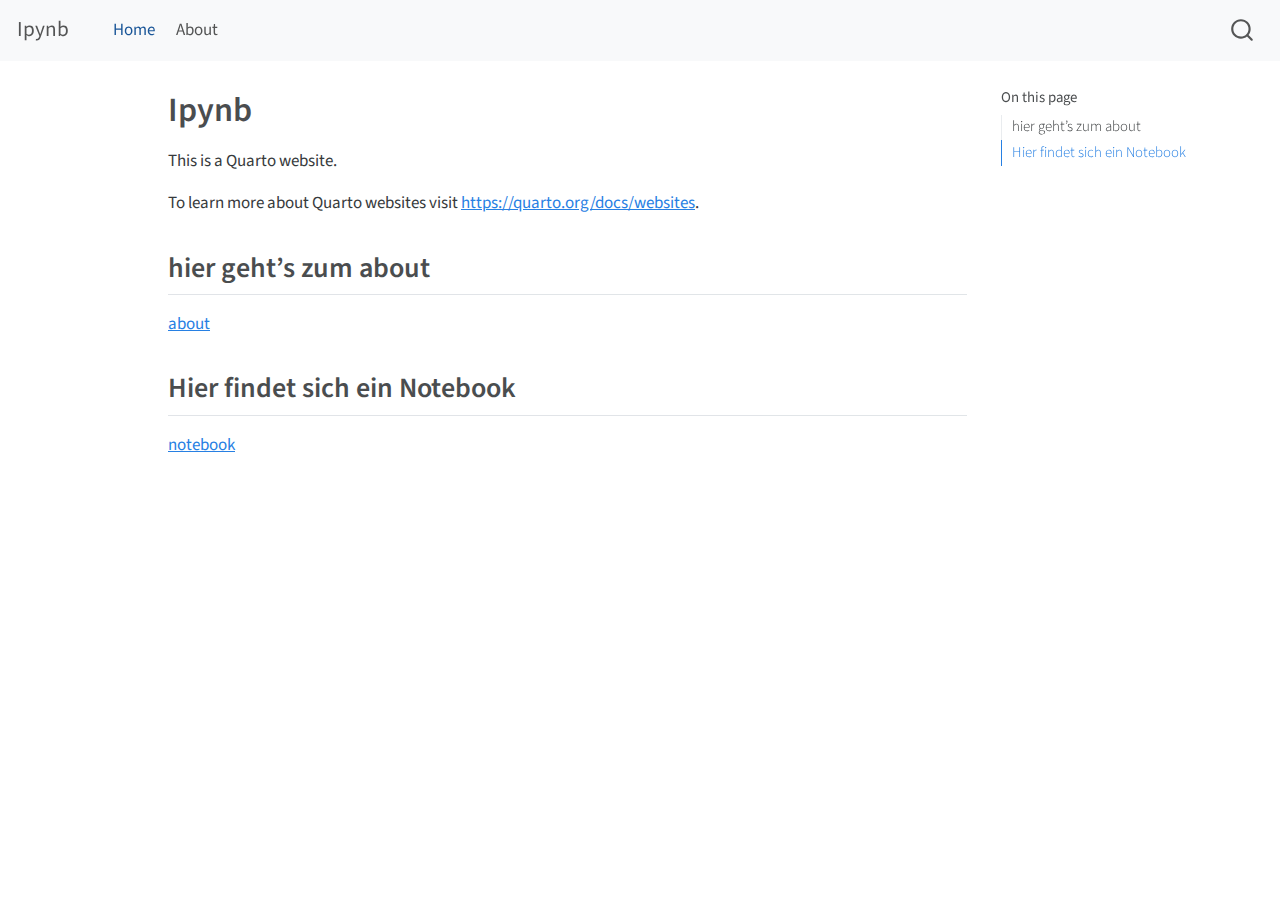
<file: docs/index.html>
<!DOCTYPE html>
<html xmlns="http://www.w3.org/1999/xhtml" lang="en" xml:lang="en"><head>

<meta charset="utf-8">
<meta name="generator" content="quarto-1.3.450">

<meta name="viewport" content="width=device-width, initial-scale=1.0, user-scalable=yes">


<title>Ipynb</title>
<style>
code{white-space: pre-wrap;}
span.smallcaps{font-variant: small-caps;}
div.columns{display: flex; gap: min(4vw, 1.5em);}
div.column{flex: auto; overflow-x: auto;}
div.hanging-indent{margin-left: 1.5em; text-indent: -1.5em;}
ul.task-list{list-style: none;}
ul.task-list li input[type="checkbox"] {
  width: 0.8em;
  margin: 0 0.8em 0.2em -1em; /* quarto-specific, see https://github.com/quarto-dev/quarto-cli/issues/4556 */ 
  vertical-align: middle;
}
</style>


<script src="site_libs/quarto-nav/quarto-nav.js"></script>
<script src="site_libs/quarto-nav/headroom.min.js"></script>
<script src="site_libs/clipboard/clipboard.min.js"></script>
<script src="site_libs/quarto-search/autocomplete.umd.js"></script>
<script src="site_libs/quarto-search/fuse.min.js"></script>
<script src="site_libs/quarto-search/quarto-search.js"></script>
<meta name="quarto:offset" content="./">
<script src="site_libs/quarto-html/quarto.js"></script>
<script src="site_libs/quarto-html/popper.min.js"></script>
<script src="site_libs/quarto-html/tippy.umd.min.js"></script>
<script src="site_libs/quarto-html/anchor.min.js"></script>
<link href="site_libs/quarto-html/tippy.css" rel="stylesheet">
<link href="site_libs/quarto-html/quarto-syntax-highlighting.css" rel="stylesheet" id="quarto-text-highlighting-styles">
<script src="site_libs/bootstrap/bootstrap.min.js"></script>
<link href="site_libs/bootstrap/bootstrap-icons.css" rel="stylesheet">
<link href="site_libs/bootstrap/bootstrap.min.css" rel="stylesheet" id="quarto-bootstrap" data-mode="light">
<script id="quarto-search-options" type="application/json">{
  "location": "navbar",
  "copy-button": false,
  "collapse-after": 3,
  "panel-placement": "end",
  "type": "overlay",
  "limit": 20,
  "language": {
    "search-no-results-text": "No results",
    "search-matching-documents-text": "matching documents",
    "search-copy-link-title": "Copy link to search",
    "search-hide-matches-text": "Hide additional matches",
    "search-more-match-text": "more match in this document",
    "search-more-matches-text": "more matches in this document",
    "search-clear-button-title": "Clear",
    "search-detached-cancel-button-title": "Cancel",
    "search-submit-button-title": "Submit",
    "search-label": "Search"
  }
}</script>


<link rel="stylesheet" href="styles.css">
</head>

<body class="nav-fixed">

<div id="quarto-search-results"></div>
  <header id="quarto-header" class="headroom fixed-top">
    <nav class="navbar navbar-expand-lg navbar-dark ">
      <div class="navbar-container container-fluid">
      <div class="navbar-brand-container">
    <a class="navbar-brand" href="./index.html">
    <span class="navbar-title">Ipynb</span>
    </a>
  </div>
            <div id="quarto-search" class="" title="Search"></div>
          <button class="navbar-toggler" type="button" data-bs-toggle="collapse" data-bs-target="#navbarCollapse" aria-controls="navbarCollapse" aria-expanded="false" aria-label="Toggle navigation" onclick="if (window.quartoToggleHeadroom) { window.quartoToggleHeadroom(); }">
  <span class="navbar-toggler-icon"></span>
</button>
          <div class="collapse navbar-collapse" id="navbarCollapse">
            <ul class="navbar-nav navbar-nav-scroll me-auto">
  <li class="nav-item">
    <a class="nav-link active" href="./index.html" rel="" target="" aria-current="page">
 <span class="menu-text">Home</span></a>
  </li>  
  <li class="nav-item">
    <a class="nav-link" href="./about.html" rel="" target="">
 <span class="menu-text">About</span></a>
  </li>  
</ul>
            <div class="quarto-navbar-tools ms-auto">
</div>
          </div> <!-- /navcollapse -->
      </div> <!-- /container-fluid -->
    </nav>
</header>
<!-- content -->
<div id="quarto-content" class="quarto-container page-columns page-rows-contents page-layout-article page-navbar">
<!-- sidebar -->
<!-- margin-sidebar -->
    <div id="quarto-margin-sidebar" class="sidebar margin-sidebar">
        <nav id="TOC" role="doc-toc" class="toc-active">
    <h2 id="toc-title">On this page</h2>
   
  <ul>
  <li><a href="#hier-gehts-zum-about" id="toc-hier-gehts-zum-about" class="nav-link active" data-scroll-target="#hier-gehts-zum-about">hier geht’s zum about</a></li>
  <li><a href="#hier-findet-sich-ein-notebook" id="toc-hier-findet-sich-ein-notebook" class="nav-link" data-scroll-target="#hier-findet-sich-ein-notebook">Hier findet sich ein Notebook</a></li>
  </ul>
</nav>
    </div>
<!-- main -->
<main class="content" id="quarto-document-content">

<header id="title-block-header" class="quarto-title-block default">
<div class="quarto-title">
<h1 class="title">Ipynb</h1>
</div>



<div class="quarto-title-meta">

    
  
    
  </div>
  

</header>

<p>This is a Quarto website.</p>
<p>To learn more about Quarto websites visit <a href="https://quarto.org/docs/websites" class="uri">https://quarto.org/docs/websites</a>.</p>
<section id="hier-gehts-zum-about" class="level2">
<h2 class="anchored" data-anchor-id="hier-gehts-zum-about">hier geht’s zum about</h2>
<p><a href="./about.html">about</a></p>
</section>
<section id="hier-findet-sich-ein-notebook" class="level2">
<h2 class="anchored" data-anchor-id="hier-findet-sich-ein-notebook">Hier findet sich ein Notebook</h2>
<p><a href="./plot_2.html">notebook</a></p>


</section>

</main> <!-- /main -->
<script id="quarto-html-after-body" type="application/javascript">
window.document.addEventListener("DOMContentLoaded", function (event) {
  const toggleBodyColorMode = (bsSheetEl) => {
    const mode = bsSheetEl.getAttribute("data-mode");
    const bodyEl = window.document.querySelector("body");
    if (mode === "dark") {
      bodyEl.classList.add("quarto-dark");
      bodyEl.classList.remove("quarto-light");
    } else {
      bodyEl.classList.add("quarto-light");
      bodyEl.classList.remove("quarto-dark");
    }
  }
  const toggleBodyColorPrimary = () => {
    const bsSheetEl = window.document.querySelector("link#quarto-bootstrap");
    if (bsSheetEl) {
      toggleBodyColorMode(bsSheetEl);
    }
  }
  toggleBodyColorPrimary();  
  const icon = "";
  const anchorJS = new window.AnchorJS();
  anchorJS.options = {
    placement: 'right',
    icon: icon
  };
  anchorJS.add('.anchored');
  const isCodeAnnotation = (el) => {
    for (const clz of el.classList) {
      if (clz.startsWith('code-annotation-')) {                     
        return true;
      }
    }
    return false;
  }
  const clipboard = new window.ClipboardJS('.code-copy-button', {
    text: function(trigger) {
      const codeEl = trigger.previousElementSibling.cloneNode(true);
      for (const childEl of codeEl.children) {
        if (isCodeAnnotation(childEl)) {
          childEl.remove();
        }
      }
      return codeEl.innerText;
    }
  });
  clipboard.on('success', function(e) {
    // button target
    const button = e.trigger;
    // don't keep focus
    button.blur();
    // flash "checked"
    button.classList.add('code-copy-button-checked');
    var currentTitle = button.getAttribute("title");
    button.setAttribute("title", "Copied!");
    let tooltip;
    if (window.bootstrap) {
      button.setAttribute("data-bs-toggle", "tooltip");
      button.setAttribute("data-bs-placement", "left");
      button.setAttribute("data-bs-title", "Copied!");
      tooltip = new bootstrap.Tooltip(button, 
        { trigger: "manual", 
          customClass: "code-copy-button-tooltip",
          offset: [0, -8]});
      tooltip.show();    
    }
    setTimeout(function() {
      if (tooltip) {
        tooltip.hide();
        button.removeAttribute("data-bs-title");
        button.removeAttribute("data-bs-toggle");
        button.removeAttribute("data-bs-placement");
      }
      button.setAttribute("title", currentTitle);
      button.classList.remove('code-copy-button-checked');
    }, 1000);
    // clear code selection
    e.clearSelection();
  });
  function tippyHover(el, contentFn) {
    const config = {
      allowHTML: true,
      content: contentFn,
      maxWidth: 500,
      delay: 100,
      arrow: false,
      appendTo: function(el) {
          return el.parentElement;
      },
      interactive: true,
      interactiveBorder: 10,
      theme: 'quarto',
      placement: 'bottom-start'
    };
    window.tippy(el, config); 
  }
  const noterefs = window.document.querySelectorAll('a[role="doc-noteref"]');
  for (var i=0; i<noterefs.length; i++) {
    const ref = noterefs[i];
    tippyHover(ref, function() {
      // use id or data attribute instead here
      let href = ref.getAttribute('data-footnote-href') || ref.getAttribute('href');
      try { href = new URL(href).hash; } catch {}
      const id = href.replace(/^#\/?/, "");
      const note = window.document.getElementById(id);
      return note.innerHTML;
    });
  }
      let selectedAnnoteEl;
      const selectorForAnnotation = ( cell, annotation) => {
        let cellAttr = 'data-code-cell="' + cell + '"';
        let lineAttr = 'data-code-annotation="' +  annotation + '"';
        const selector = 'span[' + cellAttr + '][' + lineAttr + ']';
        return selector;
      }
      const selectCodeLines = (annoteEl) => {
        const doc = window.document;
        const targetCell = annoteEl.getAttribute("data-target-cell");
        const targetAnnotation = annoteEl.getAttribute("data-target-annotation");
        const annoteSpan = window.document.querySelector(selectorForAnnotation(targetCell, targetAnnotation));
        const lines = annoteSpan.getAttribute("data-code-lines").split(",");
        const lineIds = lines.map((line) => {
          return targetCell + "-" + line;
        })
        let top = null;
        let height = null;
        let parent = null;
        if (lineIds.length > 0) {
            //compute the position of the single el (top and bottom and make a div)
            const el = window.document.getElementById(lineIds[0]);
            top = el.offsetTop;
            height = el.offsetHeight;
            parent = el.parentElement.parentElement;
          if (lineIds.length > 1) {
            const lastEl = window.document.getElementById(lineIds[lineIds.length - 1]);
            const bottom = lastEl.offsetTop + lastEl.offsetHeight;
            height = bottom - top;
          }
          if (top !== null && height !== null && parent !== null) {
            // cook up a div (if necessary) and position it 
            let div = window.document.getElementById("code-annotation-line-highlight");
            if (div === null) {
              div = window.document.createElement("div");
              div.setAttribute("id", "code-annotation-line-highlight");
              div.style.position = 'absolute';
              parent.appendChild(div);
            }
            div.style.top = top - 2 + "px";
            div.style.height = height + 4 + "px";
            let gutterDiv = window.document.getElementById("code-annotation-line-highlight-gutter");
            if (gutterDiv === null) {
              gutterDiv = window.document.createElement("div");
              gutterDiv.setAttribute("id", "code-annotation-line-highlight-gutter");
              gutterDiv.style.position = 'absolute';
              const codeCell = window.document.getElementById(targetCell);
              const gutter = codeCell.querySelector('.code-annotation-gutter');
              gutter.appendChild(gutterDiv);
            }
            gutterDiv.style.top = top - 2 + "px";
            gutterDiv.style.height = height + 4 + "px";
          }
          selectedAnnoteEl = annoteEl;
        }
      };
      const unselectCodeLines = () => {
        const elementsIds = ["code-annotation-line-highlight", "code-annotation-line-highlight-gutter"];
        elementsIds.forEach((elId) => {
          const div = window.document.getElementById(elId);
          if (div) {
            div.remove();
          }
        });
        selectedAnnoteEl = undefined;
      };
      // Attach click handler to the DT
      const annoteDls = window.document.querySelectorAll('dt[data-target-cell]');
      for (const annoteDlNode of annoteDls) {
        annoteDlNode.addEventListener('click', (event) => {
          const clickedEl = event.target;
          if (clickedEl !== selectedAnnoteEl) {
            unselectCodeLines();
            const activeEl = window.document.querySelector('dt[data-target-cell].code-annotation-active');
            if (activeEl) {
              activeEl.classList.remove('code-annotation-active');
            }
            selectCodeLines(clickedEl);
            clickedEl.classList.add('code-annotation-active');
          } else {
            // Unselect the line
            unselectCodeLines();
            clickedEl.classList.remove('code-annotation-active');
          }
        });
      }
  const findCites = (el) => {
    const parentEl = el.parentElement;
    if (parentEl) {
      const cites = parentEl.dataset.cites;
      if (cites) {
        return {
          el,
          cites: cites.split(' ')
        };
      } else {
        return findCites(el.parentElement)
      }
    } else {
      return undefined;
    }
  };
  var bibliorefs = window.document.querySelectorAll('a[role="doc-biblioref"]');
  for (var i=0; i<bibliorefs.length; i++) {
    const ref = bibliorefs[i];
    const citeInfo = findCites(ref);
    if (citeInfo) {
      tippyHover(citeInfo.el, function() {
        var popup = window.document.createElement('div');
        citeInfo.cites.forEach(function(cite) {
          var citeDiv = window.document.createElement('div');
          citeDiv.classList.add('hanging-indent');
          citeDiv.classList.add('csl-entry');
          var biblioDiv = window.document.getElementById('ref-' + cite);
          if (biblioDiv) {
            citeDiv.innerHTML = biblioDiv.innerHTML;
          }
          popup.appendChild(citeDiv);
        });
        return popup.innerHTML;
      });
    }
  }
});
</script>
</div> <!-- /content -->



</body></html>
</file>
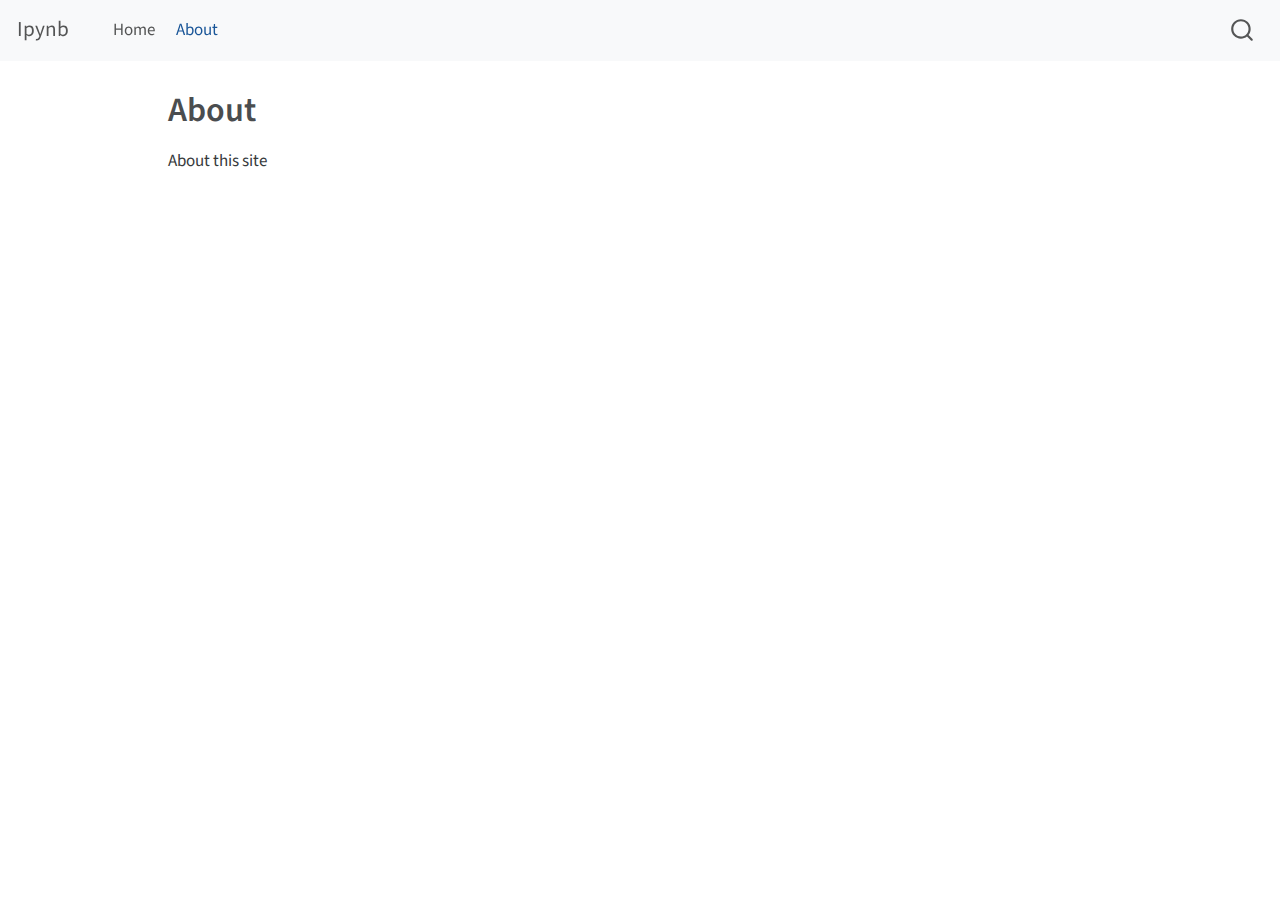
<file: docs/about.html>
<!DOCTYPE html>
<html xmlns="http://www.w3.org/1999/xhtml" lang="en" xml:lang="en"><head>

<meta charset="utf-8">
<meta name="generator" content="quarto-1.3.450">

<meta name="viewport" content="width=device-width, initial-scale=1.0, user-scalable=yes">


<title>Ipynb - About</title>
<style>
code{white-space: pre-wrap;}
span.smallcaps{font-variant: small-caps;}
div.columns{display: flex; gap: min(4vw, 1.5em);}
div.column{flex: auto; overflow-x: auto;}
div.hanging-indent{margin-left: 1.5em; text-indent: -1.5em;}
ul.task-list{list-style: none;}
ul.task-list li input[type="checkbox"] {
  width: 0.8em;
  margin: 0 0.8em 0.2em -1em; /* quarto-specific, see https://github.com/quarto-dev/quarto-cli/issues/4556 */ 
  vertical-align: middle;
}
</style>


<script src="site_libs/quarto-nav/quarto-nav.js"></script>
<script src="site_libs/quarto-nav/headroom.min.js"></script>
<script src="site_libs/clipboard/clipboard.min.js"></script>
<script src="site_libs/quarto-search/autocomplete.umd.js"></script>
<script src="site_libs/quarto-search/fuse.min.js"></script>
<script src="site_libs/quarto-search/quarto-search.js"></script>
<meta name="quarto:offset" content="./">
<script src="site_libs/quarto-html/quarto.js"></script>
<script src="site_libs/quarto-html/popper.min.js"></script>
<script src="site_libs/quarto-html/tippy.umd.min.js"></script>
<script src="site_libs/quarto-html/anchor.min.js"></script>
<link href="site_libs/quarto-html/tippy.css" rel="stylesheet">
<link href="site_libs/quarto-html/quarto-syntax-highlighting.css" rel="stylesheet" id="quarto-text-highlighting-styles">
<script src="site_libs/bootstrap/bootstrap.min.js"></script>
<link href="site_libs/bootstrap/bootstrap-icons.css" rel="stylesheet">
<link href="site_libs/bootstrap/bootstrap.min.css" rel="stylesheet" id="quarto-bootstrap" data-mode="light">
<script id="quarto-search-options" type="application/json">{
  "location": "navbar",
  "copy-button": false,
  "collapse-after": 3,
  "panel-placement": "end",
  "type": "overlay",
  "limit": 20,
  "language": {
    "search-no-results-text": "No results",
    "search-matching-documents-text": "matching documents",
    "search-copy-link-title": "Copy link to search",
    "search-hide-matches-text": "Hide additional matches",
    "search-more-match-text": "more match in this document",
    "search-more-matches-text": "more matches in this document",
    "search-clear-button-title": "Clear",
    "search-detached-cancel-button-title": "Cancel",
    "search-submit-button-title": "Submit",
    "search-label": "Search"
  }
}</script>


<link rel="stylesheet" href="styles.css">
</head>

<body class="nav-fixed">

<div id="quarto-search-results"></div>
  <header id="quarto-header" class="headroom fixed-top">
    <nav class="navbar navbar-expand-lg navbar-dark ">
      <div class="navbar-container container-fluid">
      <div class="navbar-brand-container">
    <a class="navbar-brand" href="./index.html">
    <span class="navbar-title">Ipynb</span>
    </a>
  </div>
            <div id="quarto-search" class="" title="Search"></div>
          <button class="navbar-toggler" type="button" data-bs-toggle="collapse" data-bs-target="#navbarCollapse" aria-controls="navbarCollapse" aria-expanded="false" aria-label="Toggle navigation" onclick="if (window.quartoToggleHeadroom) { window.quartoToggleHeadroom(); }">
  <span class="navbar-toggler-icon"></span>
</button>
          <div class="collapse navbar-collapse" id="navbarCollapse">
            <ul class="navbar-nav navbar-nav-scroll me-auto">
  <li class="nav-item">
    <a class="nav-link" href="./index.html" rel="" target="">
 <span class="menu-text">Home</span></a>
  </li>  
  <li class="nav-item">
    <a class="nav-link active" href="./about.html" rel="" target="" aria-current="page">
 <span class="menu-text">About</span></a>
  </li>  
</ul>
            <div class="quarto-navbar-tools ms-auto">
</div>
          </div> <!-- /navcollapse -->
      </div> <!-- /container-fluid -->
    </nav>
</header>
<!-- content -->
<div id="quarto-content" class="quarto-container page-columns page-rows-contents page-layout-article page-navbar">
<!-- sidebar -->
<!-- margin-sidebar -->
    <div id="quarto-margin-sidebar" class="sidebar margin-sidebar">
        
    </div>
<!-- main -->
<main class="content" id="quarto-document-content">

<header id="title-block-header" class="quarto-title-block default">
<div class="quarto-title">
<h1 class="title">About</h1>
</div>



<div class="quarto-title-meta">

    
  
    
  </div>
  

</header>

<p>About this site</p>



</main> <!-- /main -->
<script id="quarto-html-after-body" type="application/javascript">
window.document.addEventListener("DOMContentLoaded", function (event) {
  const toggleBodyColorMode = (bsSheetEl) => {
    const mode = bsSheetEl.getAttribute("data-mode");
    const bodyEl = window.document.querySelector("body");
    if (mode === "dark") {
      bodyEl.classList.add("quarto-dark");
      bodyEl.classList.remove("quarto-light");
    } else {
      bodyEl.classList.add("quarto-light");
      bodyEl.classList.remove("quarto-dark");
    }
  }
  const toggleBodyColorPrimary = () => {
    const bsSheetEl = window.document.querySelector("link#quarto-bootstrap");
    if (bsSheetEl) {
      toggleBodyColorMode(bsSheetEl);
    }
  }
  toggleBodyColorPrimary();  
  const icon = "";
  const anchorJS = new window.AnchorJS();
  anchorJS.options = {
    placement: 'right',
    icon: icon
  };
  anchorJS.add('.anchored');
  const isCodeAnnotation = (el) => {
    for (const clz of el.classList) {
      if (clz.startsWith('code-annotation-')) {                     
        return true;
      }
    }
    return false;
  }
  const clipboard = new window.ClipboardJS('.code-copy-button', {
    text: function(trigger) {
      const codeEl = trigger.previousElementSibling.cloneNode(true);
      for (const childEl of codeEl.children) {
        if (isCodeAnnotation(childEl)) {
          childEl.remove();
        }
      }
      return codeEl.innerText;
    }
  });
  clipboard.on('success', function(e) {
    // button target
    const button = e.trigger;
    // don't keep focus
    button.blur();
    // flash "checked"
    button.classList.add('code-copy-button-checked');
    var currentTitle = button.getAttribute("title");
    button.setAttribute("title", "Copied!");
    let tooltip;
    if (window.bootstrap) {
      button.setAttribute("data-bs-toggle", "tooltip");
      button.setAttribute("data-bs-placement", "left");
      button.setAttribute("data-bs-title", "Copied!");
      tooltip = new bootstrap.Tooltip(button, 
        { trigger: "manual", 
          customClass: "code-copy-button-tooltip",
          offset: [0, -8]});
      tooltip.show();    
    }
    setTimeout(function() {
      if (tooltip) {
        tooltip.hide();
        button.removeAttribute("data-bs-title");
        button.removeAttribute("data-bs-toggle");
        button.removeAttribute("data-bs-placement");
      }
      button.setAttribute("title", currentTitle);
      button.classList.remove('code-copy-button-checked');
    }, 1000);
    // clear code selection
    e.clearSelection();
  });
  function tippyHover(el, contentFn) {
    const config = {
      allowHTML: true,
      content: contentFn,
      maxWidth: 500,
      delay: 100,
      arrow: false,
      appendTo: function(el) {
          return el.parentElement;
      },
      interactive: true,
      interactiveBorder: 10,
      theme: 'quarto',
      placement: 'bottom-start'
    };
    window.tippy(el, config); 
  }
  const noterefs = window.document.querySelectorAll('a[role="doc-noteref"]');
  for (var i=0; i<noterefs.length; i++) {
    const ref = noterefs[i];
    tippyHover(ref, function() {
      // use id or data attribute instead here
      let href = ref.getAttribute('data-footnote-href') || ref.getAttribute('href');
      try { href = new URL(href).hash; } catch {}
      const id = href.replace(/^#\/?/, "");
      const note = window.document.getElementById(id);
      return note.innerHTML;
    });
  }
      let selectedAnnoteEl;
      const selectorForAnnotation = ( cell, annotation) => {
        let cellAttr = 'data-code-cell="' + cell + '"';
        let lineAttr = 'data-code-annotation="' +  annotation + '"';
        const selector = 'span[' + cellAttr + '][' + lineAttr + ']';
        return selector;
      }
      const selectCodeLines = (annoteEl) => {
        const doc = window.document;
        const targetCell = annoteEl.getAttribute("data-target-cell");
        const targetAnnotation = annoteEl.getAttribute("data-target-annotation");
        const annoteSpan = window.document.querySelector(selectorForAnnotation(targetCell, targetAnnotation));
        const lines = annoteSpan.getAttribute("data-code-lines").split(",");
        const lineIds = lines.map((line) => {
          return targetCell + "-" + line;
        })
        let top = null;
        let height = null;
        let parent = null;
        if (lineIds.length > 0) {
            //compute the position of the single el (top and bottom and make a div)
            const el = window.document.getElementById(lineIds[0]);
            top = el.offsetTop;
            height = el.offsetHeight;
            parent = el.parentElement.parentElement;
          if (lineIds.length > 1) {
            const lastEl = window.document.getElementById(lineIds[lineIds.length - 1]);
            const bottom = lastEl.offsetTop + lastEl.offsetHeight;
            height = bottom - top;
          }
          if (top !== null && height !== null && parent !== null) {
            // cook up a div (if necessary) and position it 
            let div = window.document.getElementById("code-annotation-line-highlight");
            if (div === null) {
              div = window.document.createElement("div");
              div.setAttribute("id", "code-annotation-line-highlight");
              div.style.position = 'absolute';
              parent.appendChild(div);
            }
            div.style.top = top - 2 + "px";
            div.style.height = height + 4 + "px";
            let gutterDiv = window.document.getElementById("code-annotation-line-highlight-gutter");
            if (gutterDiv === null) {
              gutterDiv = window.document.createElement("div");
              gutterDiv.setAttribute("id", "code-annotation-line-highlight-gutter");
              gutterDiv.style.position = 'absolute';
              const codeCell = window.document.getElementById(targetCell);
              const gutter = codeCell.querySelector('.code-annotation-gutter');
              gutter.appendChild(gutterDiv);
            }
            gutterDiv.style.top = top - 2 + "px";
            gutterDiv.style.height = height + 4 + "px";
          }
          selectedAnnoteEl = annoteEl;
        }
      };
      const unselectCodeLines = () => {
        const elementsIds = ["code-annotation-line-highlight", "code-annotation-line-highlight-gutter"];
        elementsIds.forEach((elId) => {
          const div = window.document.getElementById(elId);
          if (div) {
            div.remove();
          }
        });
        selectedAnnoteEl = undefined;
      };
      // Attach click handler to the DT
      const annoteDls = window.document.querySelectorAll('dt[data-target-cell]');
      for (const annoteDlNode of annoteDls) {
        annoteDlNode.addEventListener('click', (event) => {
          const clickedEl = event.target;
          if (clickedEl !== selectedAnnoteEl) {
            unselectCodeLines();
            const activeEl = window.document.querySelector('dt[data-target-cell].code-annotation-active');
            if (activeEl) {
              activeEl.classList.remove('code-annotation-active');
            }
            selectCodeLines(clickedEl);
            clickedEl.classList.add('code-annotation-active');
          } else {
            // Unselect the line
            unselectCodeLines();
            clickedEl.classList.remove('code-annotation-active');
          }
        });
      }
  const findCites = (el) => {
    const parentEl = el.parentElement;
    if (parentEl) {
      const cites = parentEl.dataset.cites;
      if (cites) {
        return {
          el,
          cites: cites.split(' ')
        };
      } else {
        return findCites(el.parentElement)
      }
    } else {
      return undefined;
    }
  };
  var bibliorefs = window.document.querySelectorAll('a[role="doc-biblioref"]');
  for (var i=0; i<bibliorefs.length; i++) {
    const ref = bibliorefs[i];
    const citeInfo = findCites(ref);
    if (citeInfo) {
      tippyHover(citeInfo.el, function() {
        var popup = window.document.createElement('div');
        citeInfo.cites.forEach(function(cite) {
          var citeDiv = window.document.createElement('div');
          citeDiv.classList.add('hanging-indent');
          citeDiv.classList.add('csl-entry');
          var biblioDiv = window.document.getElementById('ref-' + cite);
          if (biblioDiv) {
            citeDiv.innerHTML = biblioDiv.innerHTML;
          }
          popup.appendChild(citeDiv);
        });
        return popup.innerHTML;
      });
    }
  }
});
</script>
</div> <!-- /content -->



</body></html>
</file>
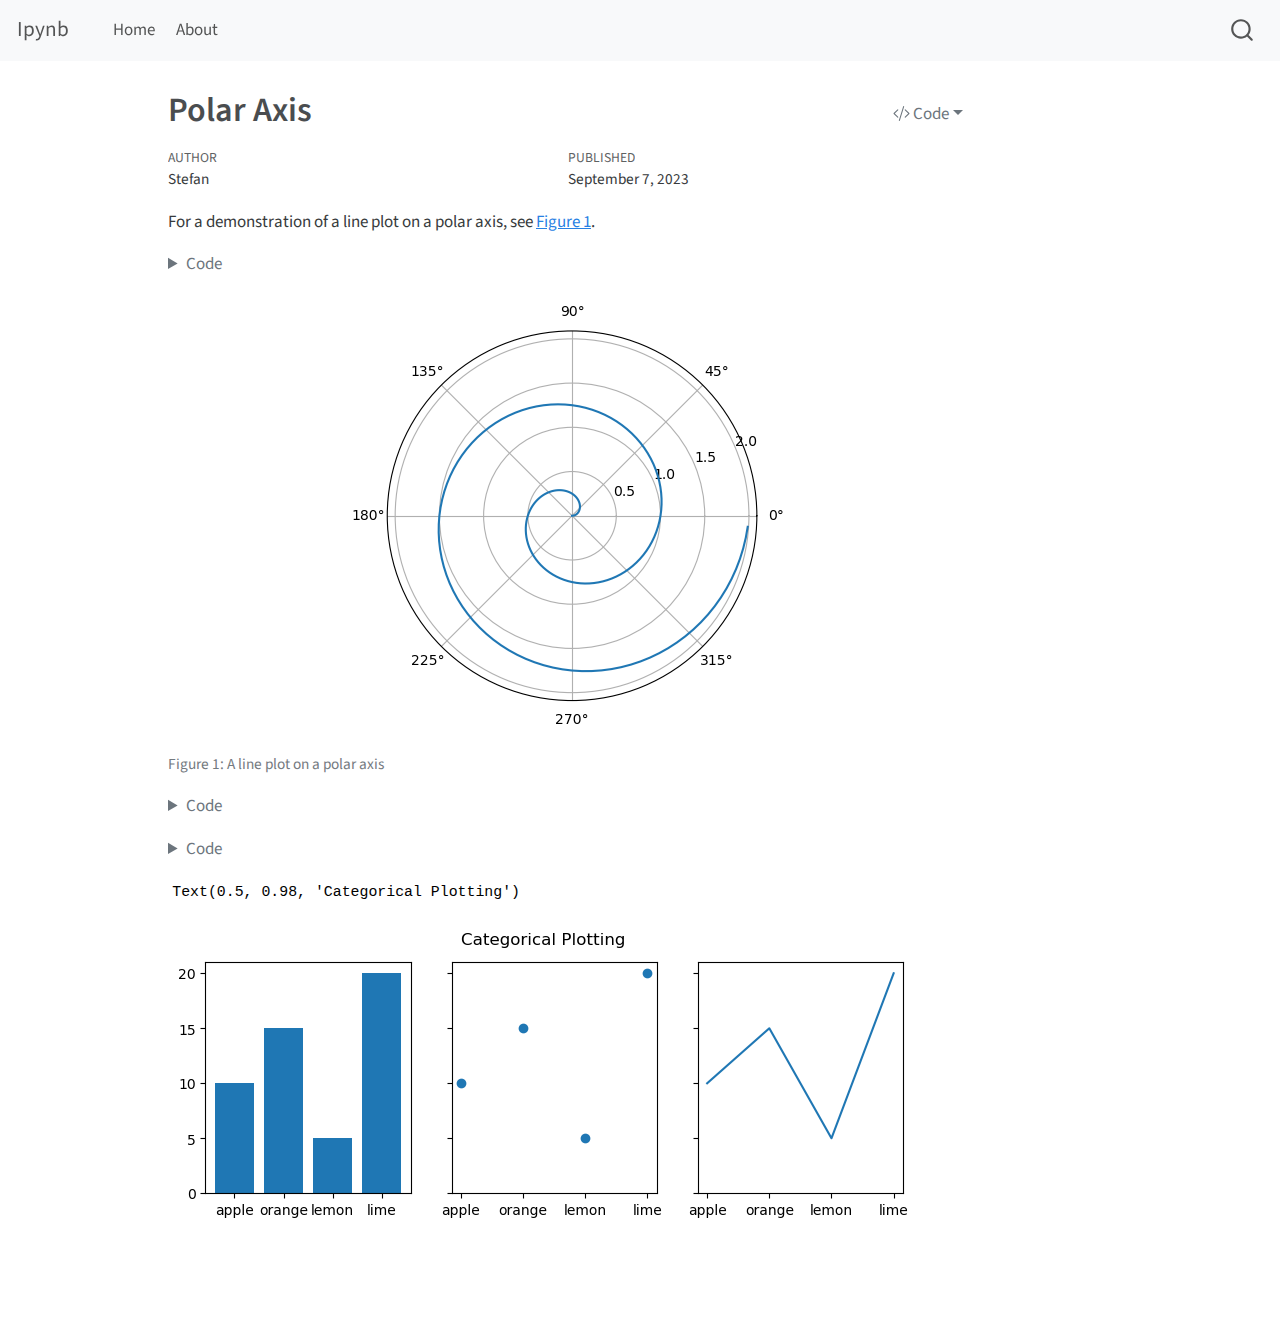
<file: docs/plot_2.html>
<!DOCTYPE html>
<html xmlns="http://www.w3.org/1999/xhtml" lang="en" xml:lang="en"><head>

<meta charset="utf-8">
<meta name="generator" content="quarto-1.3.450">

<meta name="viewport" content="width=device-width, initial-scale=1.0, user-scalable=yes">

<meta name="author" content="Stefan">
<meta name="dcterms.date" content="2023-09-07">

<title>Ipynb - Polar Axis</title>
<style>
code{white-space: pre-wrap;}
span.smallcaps{font-variant: small-caps;}
div.columns{display: flex; gap: min(4vw, 1.5em);}
div.column{flex: auto; overflow-x: auto;}
div.hanging-indent{margin-left: 1.5em; text-indent: -1.5em;}
ul.task-list{list-style: none;}
ul.task-list li input[type="checkbox"] {
  width: 0.8em;
  margin: 0 0.8em 0.2em -1em; /* quarto-specific, see https://github.com/quarto-dev/quarto-cli/issues/4556 */ 
  vertical-align: middle;
}
/* CSS for syntax highlighting */
pre > code.sourceCode { white-space: pre; position: relative; }
pre > code.sourceCode > span { display: inline-block; line-height: 1.25; }
pre > code.sourceCode > span:empty { height: 1.2em; }
.sourceCode { overflow: visible; }
code.sourceCode > span { color: inherit; text-decoration: inherit; }
div.sourceCode { margin: 1em 0; }
pre.sourceCode { margin: 0; }
@media screen {
div.sourceCode { overflow: auto; }
}
@media print {
pre > code.sourceCode { white-space: pre-wrap; }
pre > code.sourceCode > span { text-indent: -5em; padding-left: 5em; }
}
pre.numberSource code
  { counter-reset: source-line 0; }
pre.numberSource code > span
  { position: relative; left: -4em; counter-increment: source-line; }
pre.numberSource code > span > a:first-child::before
  { content: counter(source-line);
    position: relative; left: -1em; text-align: right; vertical-align: baseline;
    border: none; display: inline-block;
    -webkit-touch-callout: none; -webkit-user-select: none;
    -khtml-user-select: none; -moz-user-select: none;
    -ms-user-select: none; user-select: none;
    padding: 0 4px; width: 4em;
  }
pre.numberSource { margin-left: 3em;  padding-left: 4px; }
div.sourceCode
  {   }
@media screen {
pre > code.sourceCode > span > a:first-child::before { text-decoration: underline; }
}
</style>


<script src="site_libs/quarto-nav/quarto-nav.js"></script>
<script src="site_libs/quarto-nav/headroom.min.js"></script>
<script src="site_libs/clipboard/clipboard.min.js"></script>
<script src="site_libs/quarto-search/autocomplete.umd.js"></script>
<script src="site_libs/quarto-search/fuse.min.js"></script>
<script src="site_libs/quarto-search/quarto-search.js"></script>
<meta name="quarto:offset" content="./">
<script src="site_libs/quarto-html/quarto.js"></script>
<script src="site_libs/quarto-html/popper.min.js"></script>
<script src="site_libs/quarto-html/tippy.umd.min.js"></script>
<script src="site_libs/quarto-html/anchor.min.js"></script>
<link href="site_libs/quarto-html/tippy.css" rel="stylesheet">
<link href="site_libs/quarto-html/quarto-syntax-highlighting.css" rel="stylesheet" id="quarto-text-highlighting-styles">
<script src="site_libs/bootstrap/bootstrap.min.js"></script>
<link href="site_libs/bootstrap/bootstrap-icons.css" rel="stylesheet">
<link href="site_libs/bootstrap/bootstrap.min.css" rel="stylesheet" id="quarto-bootstrap" data-mode="light">
<script id="quarto-search-options" type="application/json">{
  "location": "navbar",
  "copy-button": false,
  "collapse-after": 3,
  "panel-placement": "end",
  "type": "overlay",
  "limit": 20,
  "language": {
    "search-no-results-text": "No results",
    "search-matching-documents-text": "matching documents",
    "search-copy-link-title": "Copy link to search",
    "search-hide-matches-text": "Hide additional matches",
    "search-more-match-text": "more match in this document",
    "search-more-matches-text": "more matches in this document",
    "search-clear-button-title": "Clear",
    "search-detached-cancel-button-title": "Cancel",
    "search-submit-button-title": "Submit",
    "search-label": "Search"
  }
}</script>


<link rel="stylesheet" href="styles.css">
</head>

<body class="nav-fixed">

<div id="quarto-search-results"></div>
  <header id="quarto-header" class="headroom fixed-top">
    <nav class="navbar navbar-expand-lg navbar-dark ">
      <div class="navbar-container container-fluid">
      <div class="navbar-brand-container">
    <a class="navbar-brand" href="./index.html">
    <span class="navbar-title">Ipynb</span>
    </a>
  </div>
            <div id="quarto-search" class="" title="Search"></div>
          <button class="navbar-toggler" type="button" data-bs-toggle="collapse" data-bs-target="#navbarCollapse" aria-controls="navbarCollapse" aria-expanded="false" aria-label="Toggle navigation" onclick="if (window.quartoToggleHeadroom) { window.quartoToggleHeadroom(); }">
  <span class="navbar-toggler-icon"></span>
</button>
          <div class="collapse navbar-collapse" id="navbarCollapse">
            <ul class="navbar-nav navbar-nav-scroll me-auto">
  <li class="nav-item">
    <a class="nav-link" href="./index.html" rel="" target="">
 <span class="menu-text">Home</span></a>
  </li>  
  <li class="nav-item">
    <a class="nav-link" href="./about.html" rel="" target="">
 <span class="menu-text">About</span></a>
  </li>  
</ul>
            <div class="quarto-navbar-tools ms-auto">
</div>
          </div> <!-- /navcollapse -->
      </div> <!-- /container-fluid -->
    </nav>
</header>
<!-- content -->
<div id="quarto-content" class="quarto-container page-columns page-rows-contents page-layout-article page-navbar">
<!-- sidebar -->
<!-- margin-sidebar -->
    <div id="quarto-margin-sidebar" class="sidebar margin-sidebar">
        
    </div>
<!-- main -->
<main class="content" id="quarto-document-content">

<header id="title-block-header" class="quarto-title-block default">
<div class="quarto-title">
<div class="quarto-title-block"><div><h1 class="title">Polar Axis</h1><button type="button" class="btn code-tools-button dropdown-toggle" id="quarto-code-tools-menu" data-bs-toggle="dropdown" aria-expanded="false"><i class="bi"></i> Code</button><ul class="dropdown-menu dropdown-menu-end" aria-labelelledby="quarto-code-tools-menu"><li><a id="quarto-show-all-code" class="dropdown-item" href="javascript:void(0)" role="button">Show All Code</a></li><li><a id="quarto-hide-all-code" class="dropdown-item" href="javascript:void(0)" role="button">Hide All Code</a></li></ul></div></div>
</div>



<div class="quarto-title-meta">

    <div>
    <div class="quarto-title-meta-heading">Author</div>
    <div class="quarto-title-meta-contents">
             <p>Stefan </p>
          </div>
  </div>
    
    <div>
    <div class="quarto-title-meta-heading">Published</div>
    <div class="quarto-title-meta-contents">
      <p class="date">September 7, 2023</p>
    </div>
  </div>
  
    
  </div>
  

</header>

<p>For a demonstration of a line plot on a polar axis, see <a href="#fig-polar">Figure&nbsp;1</a>.</p>
<div class="cell" data-tags="[]" data-execution_count="1">
<details>
<summary>Code</summary>
<div class="sourceCode cell-code" id="cb1"><pre class="sourceCode python code-with-copy"><code class="sourceCode python"><span id="cb1-1"><a href="#cb1-1" aria-hidden="true" tabindex="-1"></a><span class="im">import</span> numpy <span class="im">as</span> np</span>
<span id="cb1-2"><a href="#cb1-2" aria-hidden="true" tabindex="-1"></a><span class="im">import</span> matplotlib.pyplot <span class="im">as</span> plt</span>
<span id="cb1-3"><a href="#cb1-3" aria-hidden="true" tabindex="-1"></a></span>
<span id="cb1-4"><a href="#cb1-4" aria-hidden="true" tabindex="-1"></a>r <span class="op">=</span> np.arange(<span class="dv">0</span>, <span class="dv">2</span>, <span class="fl">0.01</span>)</span>
<span id="cb1-5"><a href="#cb1-5" aria-hidden="true" tabindex="-1"></a>theta <span class="op">=</span> <span class="dv">2</span> <span class="op">*</span> np.pi <span class="op">*</span> r</span>
<span id="cb1-6"><a href="#cb1-6" aria-hidden="true" tabindex="-1"></a>fig, ax <span class="op">=</span> plt.subplots(</span>
<span id="cb1-7"><a href="#cb1-7" aria-hidden="true" tabindex="-1"></a>  subplot_kw <span class="op">=</span> {<span class="st">'projection'</span>: <span class="st">'polar'</span>} </span>
<span id="cb1-8"><a href="#cb1-8" aria-hidden="true" tabindex="-1"></a>)</span>
<span id="cb1-9"><a href="#cb1-9" aria-hidden="true" tabindex="-1"></a>ax.plot(theta, r)</span>
<span id="cb1-10"><a href="#cb1-10" aria-hidden="true" tabindex="-1"></a>ax.set_rticks([<span class="fl">0.5</span>, <span class="dv">1</span>, <span class="fl">1.5</span>, <span class="dv">2</span>])</span>
<span id="cb1-11"><a href="#cb1-11" aria-hidden="true" tabindex="-1"></a>ax.grid(<span class="va">True</span>)</span>
<span id="cb1-12"><a href="#cb1-12" aria-hidden="true" tabindex="-1"></a>plt.show()</span></code><button title="Copy to Clipboard" class="code-copy-button"><i class="bi"></i></button></pre></div>
</details>
<div class="cell-output cell-output-display">
<div id="fig-polar" class="quarto-figure quarto-figure-center anchored">
<figure class="figure">
<p><img src="plot_2_files/figure-html/fig-polar-output-1.png" class="img-fluid figure-img"></p>
<figcaption class="figure-caption">Figure&nbsp;1: A line plot on a polar axis</figcaption>
</figure>
</div>
</div>
</div>
<div class="cell" data-execution_count="2">
<details>
<summary>Code</summary>
<div class="sourceCode cell-code" id="cb2"><pre class="sourceCode python code-with-copy"><code class="sourceCode python"><span id="cb2-1"><a href="#cb2-1" aria-hidden="true" tabindex="-1"></a><span class="im">import</span> matplotlib.pyplot <span class="im">as</span> plt</span></code><button title="Copy to Clipboard" class="code-copy-button"><i class="bi"></i></button></pre></div>
</details>
</div>
<div class="cell" data-execution_count="3">
<details>
<summary>Code</summary>
<div class="sourceCode cell-code" id="cb3"><pre class="sourceCode python code-with-copy"><code class="sourceCode python"><span id="cb3-1"><a href="#cb3-1" aria-hidden="true" tabindex="-1"></a>data <span class="op">=</span> {<span class="st">'apple'</span>: <span class="dv">10</span>, <span class="st">'orange'</span>: <span class="dv">15</span>, <span class="st">'lemon'</span>: <span class="dv">5</span>, <span class="st">'lime'</span>: <span class="dv">20</span>}</span>
<span id="cb3-2"><a href="#cb3-2" aria-hidden="true" tabindex="-1"></a>names <span class="op">=</span> <span class="bu">list</span>(data.keys())</span>
<span id="cb3-3"><a href="#cb3-3" aria-hidden="true" tabindex="-1"></a>values <span class="op">=</span> <span class="bu">list</span>(data.values())</span>
<span id="cb3-4"><a href="#cb3-4" aria-hidden="true" tabindex="-1"></a></span>
<span id="cb3-5"><a href="#cb3-5" aria-hidden="true" tabindex="-1"></a>fig, axs <span class="op">=</span> plt.subplots(<span class="dv">1</span>, <span class="dv">3</span>, figsize<span class="op">=</span>(<span class="dv">9</span>, <span class="dv">3</span>), sharey<span class="op">=</span><span class="va">True</span>)</span>
<span id="cb3-6"><a href="#cb3-6" aria-hidden="true" tabindex="-1"></a>axs[<span class="dv">0</span>].bar(names, values)</span>
<span id="cb3-7"><a href="#cb3-7" aria-hidden="true" tabindex="-1"></a>axs[<span class="dv">1</span>].scatter(names, values)</span>
<span id="cb3-8"><a href="#cb3-8" aria-hidden="true" tabindex="-1"></a>axs[<span class="dv">2</span>].plot(names, values)</span>
<span id="cb3-9"><a href="#cb3-9" aria-hidden="true" tabindex="-1"></a>fig.suptitle(<span class="st">'Categorical Plotting'</span>)</span></code><button title="Copy to Clipboard" class="code-copy-button"><i class="bi"></i></button></pre></div>
</details>
<div class="cell-output cell-output-display" data-execution_count="3">
<pre><code>Text(0.5, 0.98, 'Categorical Plotting')</code></pre>
</div>
<div class="cell-output cell-output-display">
<p><img src="plot_2_files/figure-html/cell-4-output-2.png" class="img-fluid"></p>
</div>
</div>



</main> <!-- /main -->
<script id="quarto-html-after-body" type="application/javascript">
window.document.addEventListener("DOMContentLoaded", function (event) {
  const toggleBodyColorMode = (bsSheetEl) => {
    const mode = bsSheetEl.getAttribute("data-mode");
    const bodyEl = window.document.querySelector("body");
    if (mode === "dark") {
      bodyEl.classList.add("quarto-dark");
      bodyEl.classList.remove("quarto-light");
    } else {
      bodyEl.classList.add("quarto-light");
      bodyEl.classList.remove("quarto-dark");
    }
  }
  const toggleBodyColorPrimary = () => {
    const bsSheetEl = window.document.querySelector("link#quarto-bootstrap");
    if (bsSheetEl) {
      toggleBodyColorMode(bsSheetEl);
    }
  }
  toggleBodyColorPrimary();  
  const icon = "";
  const anchorJS = new window.AnchorJS();
  anchorJS.options = {
    placement: 'right',
    icon: icon
  };
  anchorJS.add('.anchored');
  const isCodeAnnotation = (el) => {
    for (const clz of el.classList) {
      if (clz.startsWith('code-annotation-')) {                     
        return true;
      }
    }
    return false;
  }
  const clipboard = new window.ClipboardJS('.code-copy-button', {
    text: function(trigger) {
      const codeEl = trigger.previousElementSibling.cloneNode(true);
      for (const childEl of codeEl.children) {
        if (isCodeAnnotation(childEl)) {
          childEl.remove();
        }
      }
      return codeEl.innerText;
    }
  });
  clipboard.on('success', function(e) {
    // button target
    const button = e.trigger;
    // don't keep focus
    button.blur();
    // flash "checked"
    button.classList.add('code-copy-button-checked');
    var currentTitle = button.getAttribute("title");
    button.setAttribute("title", "Copied!");
    let tooltip;
    if (window.bootstrap) {
      button.setAttribute("data-bs-toggle", "tooltip");
      button.setAttribute("data-bs-placement", "left");
      button.setAttribute("data-bs-title", "Copied!");
      tooltip = new bootstrap.Tooltip(button, 
        { trigger: "manual", 
          customClass: "code-copy-button-tooltip",
          offset: [0, -8]});
      tooltip.show();    
    }
    setTimeout(function() {
      if (tooltip) {
        tooltip.hide();
        button.removeAttribute("data-bs-title");
        button.removeAttribute("data-bs-toggle");
        button.removeAttribute("data-bs-placement");
      }
      button.setAttribute("title", currentTitle);
      button.classList.remove('code-copy-button-checked');
    }, 1000);
    // clear code selection
    e.clearSelection();
  });
  const viewSource = window.document.getElementById('quarto-view-source') ||
                     window.document.getElementById('quarto-code-tools-source');
  if (viewSource) {
    const sourceUrl = viewSource.getAttribute("data-quarto-source-url");
    viewSource.addEventListener("click", function(e) {
      if (sourceUrl) {
        // rstudio viewer pane
        if (/\bcapabilities=\b/.test(window.location)) {
          window.open(sourceUrl);
        } else {
          window.location.href = sourceUrl;
        }
      } else {
        const modal = new bootstrap.Modal(document.getElementById('quarto-embedded-source-code-modal'));
        modal.show();
      }
      return false;
    });
  }
  function toggleCodeHandler(show) {
    return function(e) {
      const detailsSrc = window.document.querySelectorAll(".cell > details > .sourceCode");
      for (let i=0; i<detailsSrc.length; i++) {
        const details = detailsSrc[i].parentElement;
        if (show) {
          details.open = true;
        } else {
          details.removeAttribute("open");
        }
      }
      const cellCodeDivs = window.document.querySelectorAll(".cell > .sourceCode");
      const fromCls = show ? "hidden" : "unhidden";
      const toCls = show ? "unhidden" : "hidden";
      for (let i=0; i<cellCodeDivs.length; i++) {
        const codeDiv = cellCodeDivs[i];
        if (codeDiv.classList.contains(fromCls)) {
          codeDiv.classList.remove(fromCls);
          codeDiv.classList.add(toCls);
        } 
      }
      return false;
    }
  }
  const hideAllCode = window.document.getElementById("quarto-hide-all-code");
  if (hideAllCode) {
    hideAllCode.addEventListener("click", toggleCodeHandler(false));
  }
  const showAllCode = window.document.getElementById("quarto-show-all-code");
  if (showAllCode) {
    showAllCode.addEventListener("click", toggleCodeHandler(true));
  }
  function tippyHover(el, contentFn) {
    const config = {
      allowHTML: true,
      content: contentFn,
      maxWidth: 500,
      delay: 100,
      arrow: false,
      appendTo: function(el) {
          return el.parentElement;
      },
      interactive: true,
      interactiveBorder: 10,
      theme: 'quarto',
      placement: 'bottom-start'
    };
    window.tippy(el, config); 
  }
  const noterefs = window.document.querySelectorAll('a[role="doc-noteref"]');
  for (var i=0; i<noterefs.length; i++) {
    const ref = noterefs[i];
    tippyHover(ref, function() {
      // use id or data attribute instead here
      let href = ref.getAttribute('data-footnote-href') || ref.getAttribute('href');
      try { href = new URL(href).hash; } catch {}
      const id = href.replace(/^#\/?/, "");
      const note = window.document.getElementById(id);
      return note.innerHTML;
    });
  }
      let selectedAnnoteEl;
      const selectorForAnnotation = ( cell, annotation) => {
        let cellAttr = 'data-code-cell="' + cell + '"';
        let lineAttr = 'data-code-annotation="' +  annotation + '"';
        const selector = 'span[' + cellAttr + '][' + lineAttr + ']';
        return selector;
      }
      const selectCodeLines = (annoteEl) => {
        const doc = window.document;
        const targetCell = annoteEl.getAttribute("data-target-cell");
        const targetAnnotation = annoteEl.getAttribute("data-target-annotation");
        const annoteSpan = window.document.querySelector(selectorForAnnotation(targetCell, targetAnnotation));
        const lines = annoteSpan.getAttribute("data-code-lines").split(",");
        const lineIds = lines.map((line) => {
          return targetCell + "-" + line;
        })
        let top = null;
        let height = null;
        let parent = null;
        if (lineIds.length > 0) {
            //compute the position of the single el (top and bottom and make a div)
            const el = window.document.getElementById(lineIds[0]);
            top = el.offsetTop;
            height = el.offsetHeight;
            parent = el.parentElement.parentElement;
          if (lineIds.length > 1) {
            const lastEl = window.document.getElementById(lineIds[lineIds.length - 1]);
            const bottom = lastEl.offsetTop + lastEl.offsetHeight;
            height = bottom - top;
          }
          if (top !== null && height !== null && parent !== null) {
            // cook up a div (if necessary) and position it 
            let div = window.document.getElementById("code-annotation-line-highlight");
            if (div === null) {
              div = window.document.createElement("div");
              div.setAttribute("id", "code-annotation-line-highlight");
              div.style.position = 'absolute';
              parent.appendChild(div);
            }
            div.style.top = top - 2 + "px";
            div.style.height = height + 4 + "px";
            let gutterDiv = window.document.getElementById("code-annotation-line-highlight-gutter");
            if (gutterDiv === null) {
              gutterDiv = window.document.createElement("div");
              gutterDiv.setAttribute("id", "code-annotation-line-highlight-gutter");
              gutterDiv.style.position = 'absolute';
              const codeCell = window.document.getElementById(targetCell);
              const gutter = codeCell.querySelector('.code-annotation-gutter');
              gutter.appendChild(gutterDiv);
            }
            gutterDiv.style.top = top - 2 + "px";
            gutterDiv.style.height = height + 4 + "px";
          }
          selectedAnnoteEl = annoteEl;
        }
      };
      const unselectCodeLines = () => {
        const elementsIds = ["code-annotation-line-highlight", "code-annotation-line-highlight-gutter"];
        elementsIds.forEach((elId) => {
          const div = window.document.getElementById(elId);
          if (div) {
            div.remove();
          }
        });
        selectedAnnoteEl = undefined;
      };
      // Attach click handler to the DT
      const annoteDls = window.document.querySelectorAll('dt[data-target-cell]');
      for (const annoteDlNode of annoteDls) {
        annoteDlNode.addEventListener('click', (event) => {
          const clickedEl = event.target;
          if (clickedEl !== selectedAnnoteEl) {
            unselectCodeLines();
            const activeEl = window.document.querySelector('dt[data-target-cell].code-annotation-active');
            if (activeEl) {
              activeEl.classList.remove('code-annotation-active');
            }
            selectCodeLines(clickedEl);
            clickedEl.classList.add('code-annotation-active');
          } else {
            // Unselect the line
            unselectCodeLines();
            clickedEl.classList.remove('code-annotation-active');
          }
        });
      }
  const findCites = (el) => {
    const parentEl = el.parentElement;
    if (parentEl) {
      const cites = parentEl.dataset.cites;
      if (cites) {
        return {
          el,
          cites: cites.split(' ')
        };
      } else {
        return findCites(el.parentElement)
      }
    } else {
      return undefined;
    }
  };
  var bibliorefs = window.document.querySelectorAll('a[role="doc-biblioref"]');
  for (var i=0; i<bibliorefs.length; i++) {
    const ref = bibliorefs[i];
    const citeInfo = findCites(ref);
    if (citeInfo) {
      tippyHover(citeInfo.el, function() {
        var popup = window.document.createElement('div');
        citeInfo.cites.forEach(function(cite) {
          var citeDiv = window.document.createElement('div');
          citeDiv.classList.add('hanging-indent');
          citeDiv.classList.add('csl-entry');
          var biblioDiv = window.document.getElementById('ref-' + cite);
          if (biblioDiv) {
            citeDiv.innerHTML = biblioDiv.innerHTML;
          }
          popup.appendChild(citeDiv);
        });
        return popup.innerHTML;
      });
    }
  }
});
</script>
</div> <!-- /content -->



</body></html>
</file>
<file: docs/site_libs/quarto-html/tippy.css>
.tippy-box[data-animation=fade][data-state=hidden]{opacity:0}[data-tippy-root]{max-width:calc(100vw - 10px)}.tippy-box{position:relative;background-color:#333;color:#fff;border-radius:4px;font-size:14px;line-height:1.4;white-space:normal;outline:0;transition-property:transform,visibility,opacity}.tippy-box[data-placement^=top]>.tippy-arrow{bottom:0}.tippy-box[data-placement^=top]>.tippy-arrow:before{bottom:-7px;left:0;border-width:8px 8px 0;border-top-color:initial;transform-origin:center top}.tippy-box[data-placement^=bottom]>.tippy-arrow{top:0}.tippy-box[data-placement^=bottom]>.tippy-arrow:before{top:-7px;left:0;border-width:0 8px 8px;border-bottom-color:initial;transform-origin:center bottom}.tippy-box[data-placement^=left]>.tippy-arrow{right:0}.tippy-box[data-placement^=left]>.tippy-arrow:before{border-width:8px 0 8px 8px;border-left-color:initial;right:-7px;transform-origin:center left}.tippy-box[data-placement^=right]>.tippy-arrow{left:0}.tippy-box[data-placement^=right]>.tippy-arrow:before{left:-7px;border-width:8px 8px 8px 0;border-right-color:initial;transform-origin:center right}.tippy-box[data-inertia][data-state=visible]{transition-timing-function:cubic-bezier(.54,1.5,.38,1.11)}.tippy-arrow{width:16px;height:16px;color:#333}.tippy-arrow:before{content:"";position:absolute;border-color:transparent;border-style:solid}.tippy-content{position:relative;padding:5px 9px;z-index:1}
</file>
<file: docs/site_libs/quarto-html/quarto-syntax-highlighting.css>
/* quarto syntax highlight colors */
:root {
  --quarto-hl-ot-color: #003B4F;
  --quarto-hl-at-color: #657422;
  --quarto-hl-ss-color: #20794D;
  --quarto-hl-an-color: #5E5E5E;
  --quarto-hl-fu-color: #4758AB;
  --quarto-hl-st-color: #20794D;
  --quarto-hl-cf-color: #003B4F;
  --quarto-hl-op-color: #5E5E5E;
  --quarto-hl-er-color: #AD0000;
  --quarto-hl-bn-color: #AD0000;
  --quarto-hl-al-color: #AD0000;
  --quarto-hl-va-color: #111111;
  --quarto-hl-bu-color: inherit;
  --quarto-hl-ex-color: inherit;
  --quarto-hl-pp-color: #AD0000;
  --quarto-hl-in-color: #5E5E5E;
  --quarto-hl-vs-color: #20794D;
  --quarto-hl-wa-color: #5E5E5E;
  --quarto-hl-do-color: #5E5E5E;
  --quarto-hl-im-color: #00769E;
  --quarto-hl-ch-color: #20794D;
  --quarto-hl-dt-color: #AD0000;
  --quarto-hl-fl-color: #AD0000;
  --quarto-hl-co-color: #5E5E5E;
  --quarto-hl-cv-color: #5E5E5E;
  --quarto-hl-cn-color: #8f5902;
  --quarto-hl-sc-color: #5E5E5E;
  --quarto-hl-dv-color: #AD0000;
  --quarto-hl-kw-color: #003B4F;
}

/* other quarto variables */
:root {
  --quarto-font-monospace: SFMono-Regular, Menlo, Monaco, Consolas, "Liberation Mono", "Courier New", monospace;
}

pre > code.sourceCode > span {
  color: #003B4F;
}

code span {
  color: #003B4F;
}

code.sourceCode > span {
  color: #003B4F;
}

div.sourceCode,
div.sourceCode pre.sourceCode {
  color: #003B4F;
}

code span.ot {
  color: #003B4F;
  font-style: inherit;
}

code span.at {
  color: #657422;
  font-style: inherit;
}

code span.ss {
  color: #20794D;
  font-style: inherit;
}

code span.an {
  color: #5E5E5E;
  font-style: inherit;
}

code span.fu {
  color: #4758AB;
  font-style: inherit;
}

code span.st {
  color: #20794D;
  font-style: inherit;
}

code span.cf {
  color: #003B4F;
  font-style: inherit;
}

code span.op {
  color: #5E5E5E;
  font-style: inherit;
}

code span.er {
  color: #AD0000;
  font-style: inherit;
}

code span.bn {
  color: #AD0000;
  font-style: inherit;
}

code span.al {
  color: #AD0000;
  font-style: inherit;
}

code span.va {
  color: #111111;
  font-style: inherit;
}

code span.bu {
  font-style: inherit;
}

code span.ex {
  font-style: inherit;
}

code span.pp {
  color: #AD0000;
  font-style: inherit;
}

code span.in {
  color: #5E5E5E;
  font-style: inherit;
}

code span.vs {
  color: #20794D;
  font-style: inherit;
}

code span.wa {
  color: #5E5E5E;
  font-style: italic;
}

code span.do {
  color: #5E5E5E;
  font-style: italic;
}

code span.im {
  color: #00769E;
  font-style: inherit;
}

code span.ch {
  color: #20794D;
  font-style: inherit;
}

code span.dt {
  color: #AD0000;
  font-style: inherit;
}

code span.fl {
  color: #AD0000;
  font-style: inherit;
}

code span.co {
  color: #5E5E5E;
  font-style: inherit;
}

code span.cv {
  color: #5E5E5E;
  font-style: italic;
}

code span.cn {
  color: #8f5902;
  font-style: inherit;
}

code span.sc {
  color: #5E5E5E;
  font-style: inherit;
}

code span.dv {
  color: #AD0000;
  font-style: inherit;
}

code span.kw {
  color: #003B4F;
  font-style: inherit;
}

.prevent-inlining {
  content: "</";
}

/*# sourceMappingURL=debc5d5d77c3f9108843748ff7464032.css.map */
</file>
<file: docs/styles.css>
/* css styles */
</file>
